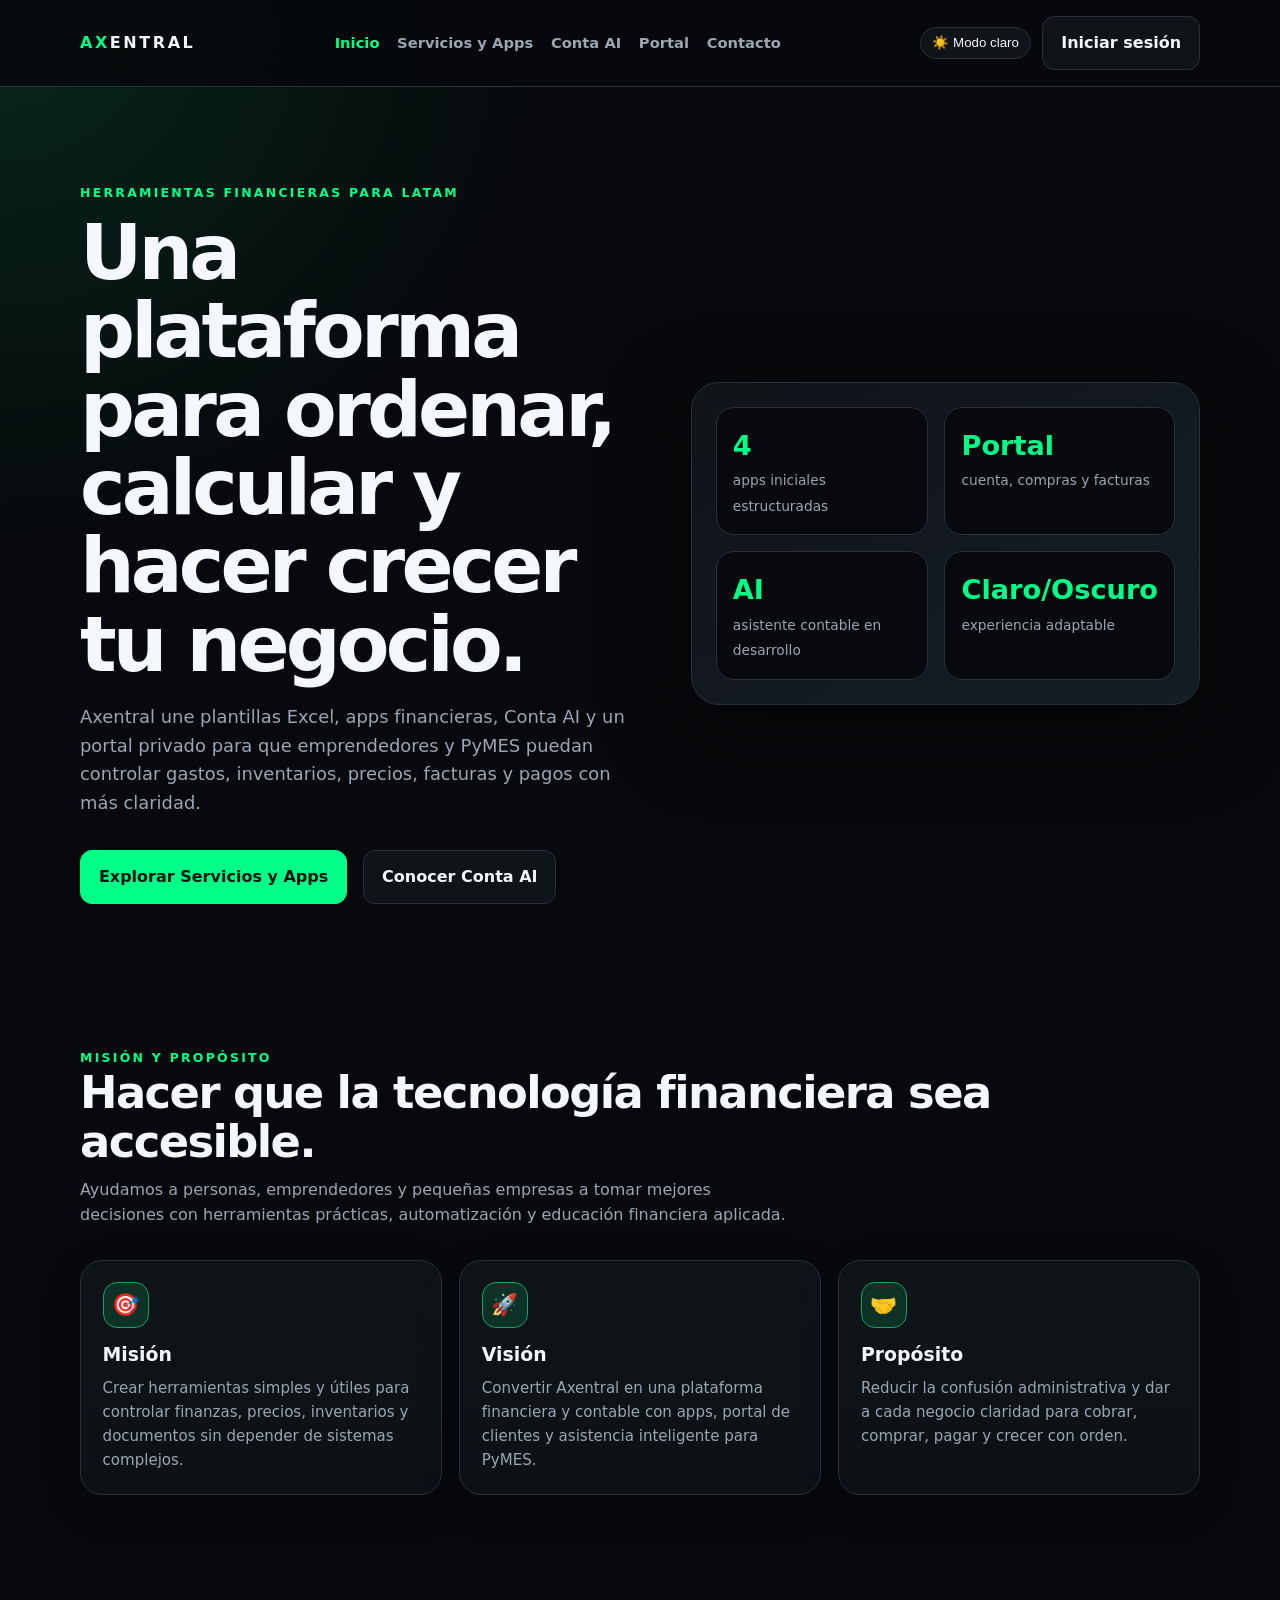
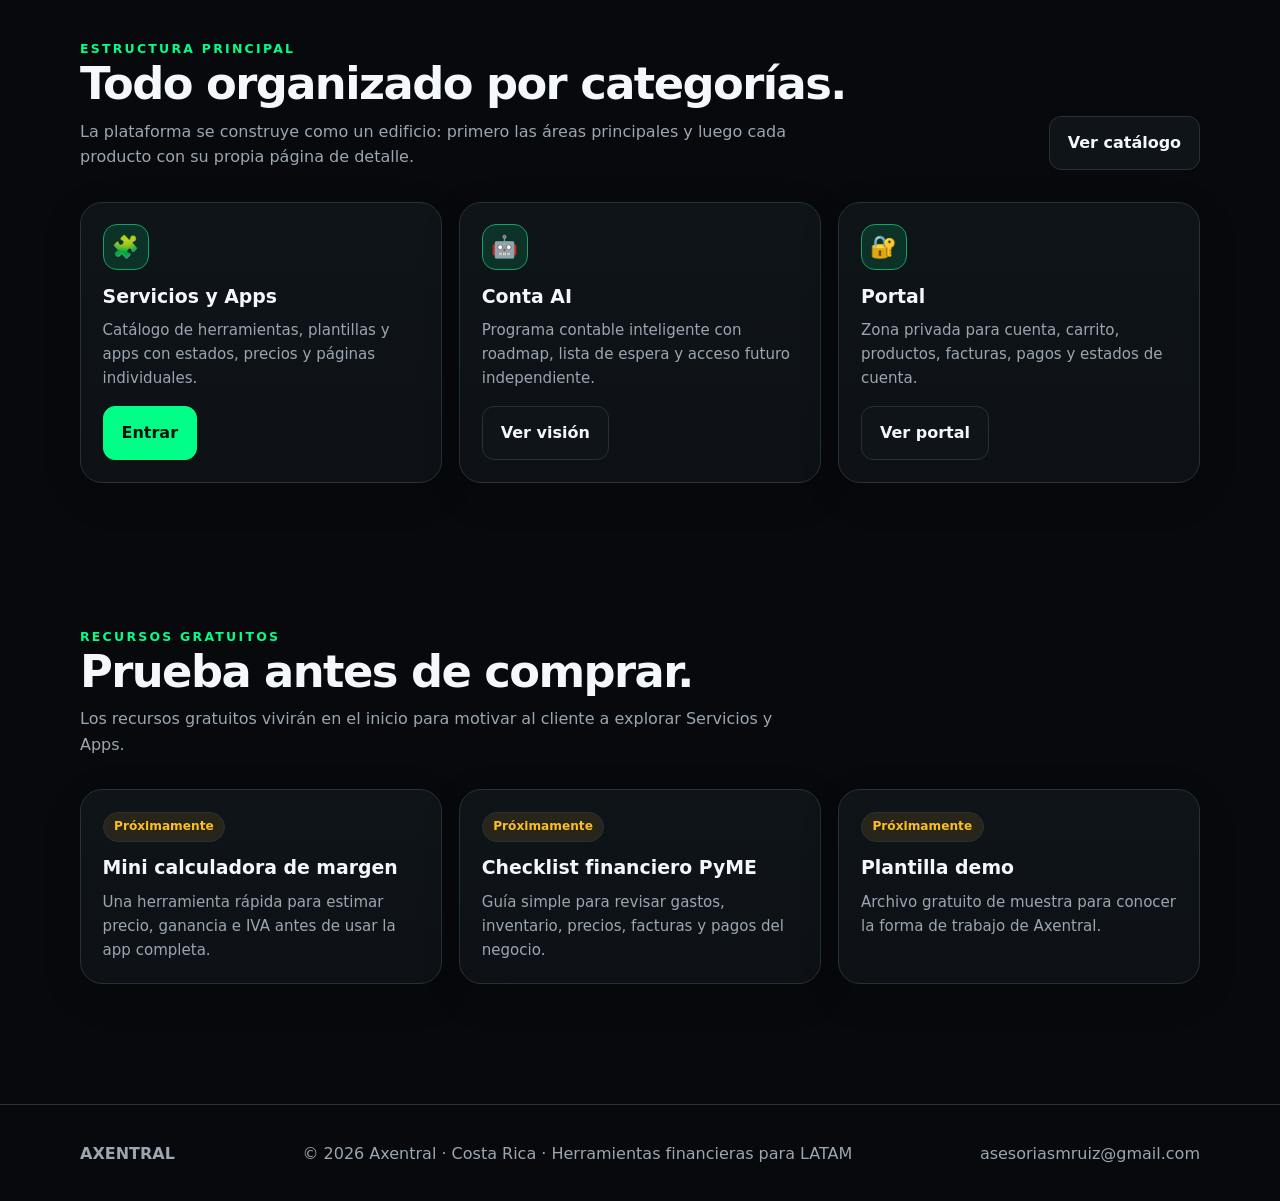
<file: index.html>
<!DOCTYPE html>
<html lang="es">
<head>
  <meta charset="UTF-8">
  <meta name="viewport" content="width=device-width, initial-scale=1.0">
  <meta name="description" content="Axentral centraliza plantillas Excel, apps financieras, Conta AI y un portal para emprendedores y PyMES de LATAM.">
  <title>Axentral — Plataforma financiera y contable para LATAM</title>
  <link rel="stylesheet" href="/assets/css/styles.css">
</head>
<body>
<header class="site-header"><div class="container nav"><a class="logo" href="/">AX<span>ENTRAL</span></a><ul class="nav-links"><li><a class="active" href="/">Inicio</a></li><li><a href="/servicios-y-apps/">Servicios y Apps</a></li><li><a href="/conta-ai/">Conta AI</a></li><li><a href="/portal/">Portal</a></li><li><a href="/contacto/">Contacto</a></li></ul><div class="nav-actions"><button class="theme-toggle" data-theme-toggle>☀️ Modo claro</button><a class="btn btn-secondary" href="/portal/">Iniciar sesión</a></div></div></header>
<main>
  <section class="hero"><div class="container hero-grid"><div><div class="eyebrow">Herramientas financieras para LATAM</div><h1>Una plataforma para ordenar, calcular y hacer crecer tu negocio.</h1><p>Axentral une plantillas Excel, apps financieras, Conta AI y un portal privado para que emprendedores y PyMES puedan controlar gastos, inventarios, precios, facturas y pagos con más claridad.</p><div class="hero-actions"><a class="btn btn-primary" href="/servicios-y-apps/">Explorar Servicios y Apps</a><a class="btn btn-secondary" href="/conta-ai/">Conocer Conta AI</a></div></div><aside class="hero-panel"><div class="metric-grid"><div class="metric"><strong>4</strong><span>apps iniciales estructuradas</span></div><div class="metric"><strong>Portal</strong><span>cuenta, compras y facturas</span></div><div class="metric"><strong>AI</strong><span>asistente contable en desarrollo</span></div><div class="metric"><strong>Claro/Oscuro</strong><span>experiencia adaptable</span></div></div></aside></div></section>
  <section class="section"><div class="container"><div class="section-head"><div><div class="eyebrow">Misión y propósito</div><h2>Hacer que la tecnología financiera sea accesible.</h2><p>Ayudamos a personas, emprendedores y pequeñas empresas a tomar mejores decisiones con herramientas prácticas, automatización y educación financiera aplicada.</p></div></div><div class="grid"><article class="card"><div class="icon">🎯</div><h3>Misión</h3><p>Crear herramientas simples y útiles para controlar finanzas, precios, inventarios y documentos sin depender de sistemas complejos.</p></article><article class="card"><div class="icon">🚀</div><h3>Visión</h3><p>Convertir Axentral en una plataforma financiera y contable con apps, portal de clientes y asistencia inteligente para PyMES.</p></article><article class="card"><div class="icon">🤝</div><h3>Propósito</h3><p>Reducir la confusión administrativa y dar a cada negocio claridad para cobrar, comprar, pagar y crecer con orden.</p></article></div></div></section>
  <section class="section"><div class="container"><div class="section-head"><div><div class="eyebrow">Estructura principal</div><h2>Todo organizado por categorías.</h2><p>La plataforma se construye como un edificio: primero las áreas principales y luego cada producto con su propia página de detalle.</p></div><a class="btn btn-secondary" href="/servicios-y-apps/">Ver catálogo</a></div><div class="grid"><article class="card"><div class="icon">🧩</div><h3>Servicios y Apps</h3><p>Catálogo de herramientas, plantillas y apps con estados, precios y páginas individuales.</p><div class="card-actions"><a class="btn btn-primary" href="/servicios-y-apps/">Entrar</a></div></article><article class="card"><div class="icon">🤖</div><h3>Conta AI</h3><p>Programa contable inteligente con roadmap, lista de espera y acceso futuro independiente.</p><div class="card-actions"><a class="btn btn-secondary" href="/conta-ai/">Ver visión</a></div></article><article class="card"><div class="icon">🔐</div><h3>Portal</h3><p>Zona privada para cuenta, carrito, productos, facturas, pagos y estados de cuenta.</p><div class="card-actions"><a class="btn btn-secondary" href="/portal/">Ver portal</a></div></article></div></div></section>
  <section class="section"><div class="container"><div class="section-head"><div><div class="eyebrow">Recursos gratuitos</div><h2>Prueba antes de comprar.</h2><p>Los recursos gratuitos vivirán en el inicio para motivar al cliente a explorar Servicios y Apps.</p></div></div><div class="grid"><article class="card"><span class="status soon">Próximamente</span><h3>Mini calculadora de margen</h3><p>Una herramienta rápida para estimar precio, ganancia e IVA antes de usar la app completa.</p></article><article class="card"><span class="status soon">Próximamente</span><h3>Checklist financiero PyME</h3><p>Guía simple para revisar gastos, inventario, precios, facturas y pagos del negocio.</p></article><article class="card"><span class="status soon">Próximamente</span><h3>Plantilla demo</h3><p>Archivo gratuito de muestra para conocer la forma de trabajo de Axentral.</p></article></div></div></section>
</main>
<footer class="footer"><div class="container footer-grid"><strong>AXENTRAL</strong><span>© 2026 Axentral · Costa Rica · Herramientas financieras para LATAM</span><a href="mailto:asesoriasmruiz@gmail.com">asesoriasmruiz@gmail.com</a></div></footer>
<script src="/assets/js/main.js"></script>
</body>
</html>
</file>
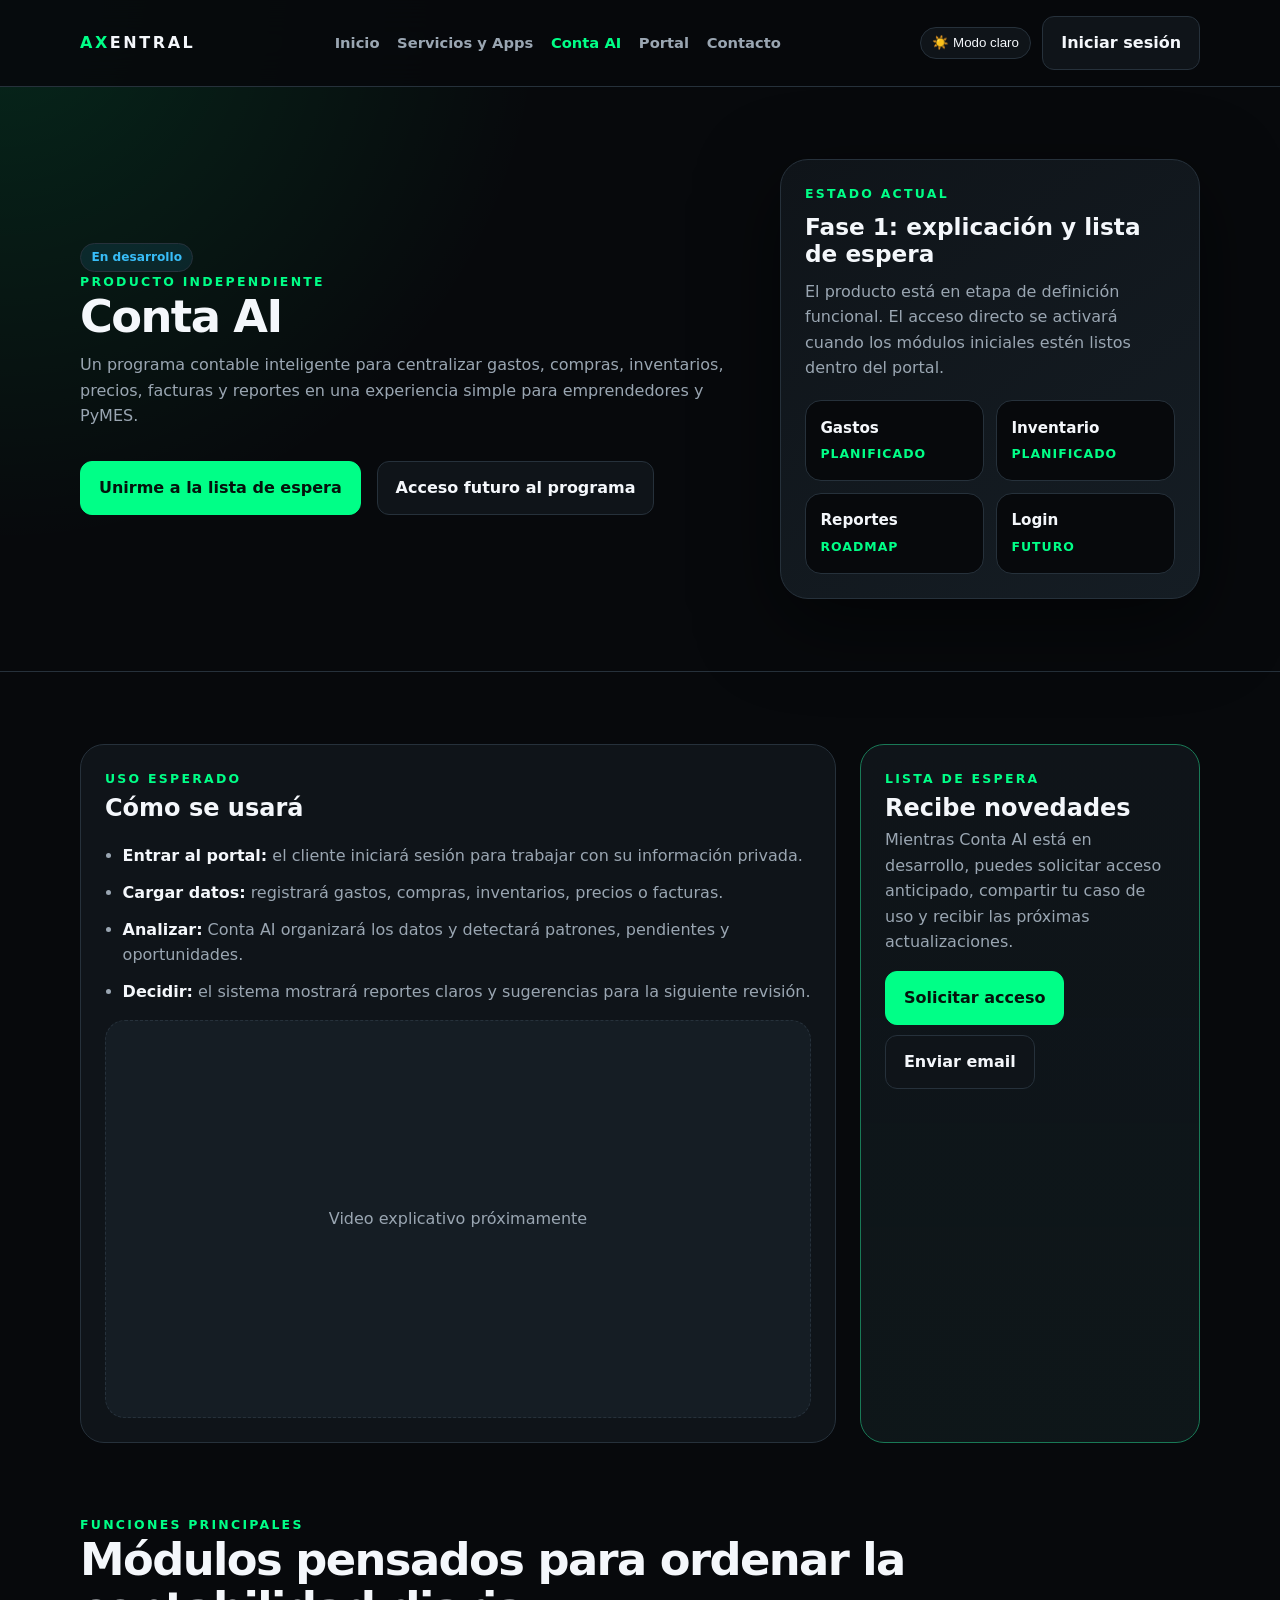
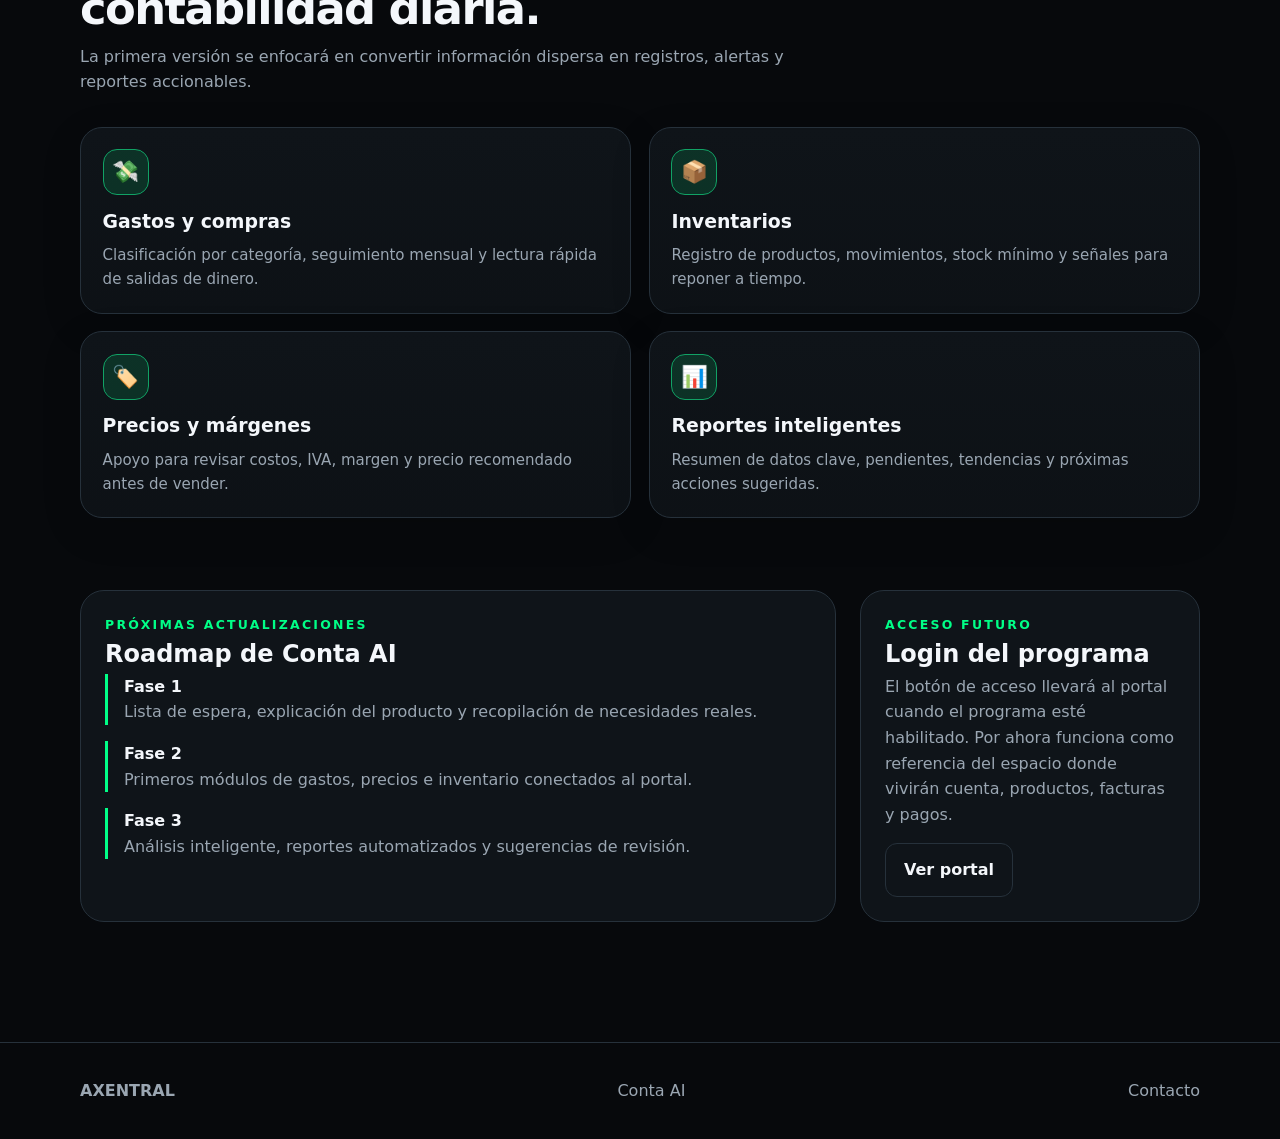
<file: conta-ai/index.html>
<!DOCTYPE html>
<html lang="es">
<head>
  <meta charset="UTF-8">
  <meta name="viewport" content="width=device-width, initial-scale=1.0">
  <meta name="description" content="Conta AI será el programa contable inteligente de Axentral para ordenar gastos, inventarios, precios, facturas y reportes de PyMES.">
  <title>Conta AI — Axentral</title>
  <link rel="stylesheet" href="/assets/css/styles.css">
</head>
<body>
  <header class="site-header">
    <div class="container nav">
      <a class="logo" href="/">AX<span>ENTRAL</span></a>
      <ul class="nav-links">
        <li><a href="/">Inicio</a></li>
        <li><a href="/servicios-y-apps/">Servicios y Apps</a></li>
        <li><a class="active" href="/conta-ai/">Conta AI</a></li>
        <li><a href="/portal/">Portal</a></li>
        <li><a href="/contacto/">Contacto</a></li>
      </ul>
      <div class="nav-actions">
        <button class="theme-toggle" data-theme-toggle>☀️ Modo claro</button>
        <a class="btn btn-secondary" href="/portal/">Iniciar sesión</a>
      </div>
    </div>
  </header>

  <main>
    <section class="page-title conta-hero">
      <div class="container hero-grid">
        <div>
          <span class="status progress">En desarrollo</span>
          <div class="eyebrow">Producto independiente</div>
          <h1>Conta AI</h1>
          <p>Un programa contable inteligente para centralizar gastos, compras, inventarios, precios, facturas y reportes en una experiencia simple para emprendedores y PyMES.</p>
          <div class="hero-actions">
            <a class="btn btn-primary" href="/contacto/">Unirme a la lista de espera</a>
            <a class="btn btn-secondary" href="/portal/">Acceso futuro al programa</a>
          </div>
        </div>
        <aside class="hero-panel conta-status-panel" aria-label="Estado actual de Conta AI">
          <div class="eyebrow">Estado actual</div>
          <h2>Fase 1: explicación y lista de espera</h2>
          <p class="muted">El producto está en etapa de definición funcional. El acceso directo se activará cuando los módulos iniciales estén listos dentro del portal.</p>
          <div class="status-grid">
            <div><strong>Gastos</strong><span>Planificado</span></div>
            <div><strong>Inventario</strong><span>Planificado</span></div>
            <div><strong>Reportes</strong><span>Roadmap</span></div>
            <div><strong>Login</strong><span>Futuro</span></div>
          </div>
        </aside>
      </div>
    </section>

    <section class="section">
      <div class="container detail-layout">
        <article class="panel">
          <div class="eyebrow">Uso esperado</div>
          <h2>Cómo se usará</h2>
          <ul class="list feature-list">
            <li><strong>Entrar al portal:</strong> el cliente iniciará sesión para trabajar con su información privada.</li>
            <li><strong>Cargar datos:</strong> registrará gastos, compras, inventarios, precios o facturas.</li>
            <li><strong>Analizar:</strong> Conta AI organizará los datos y detectará patrones, pendientes y oportunidades.</li>
            <li><strong>Decidir:</strong> el sistema mostrará reportes claros y sugerencias para la siguiente revisión.</li>
          </ul>
          <div class="video-placeholder">Video explicativo próximamente</div>
        </article>

        <aside class="panel waitlist-card">
          <div class="eyebrow">Lista de espera</div>
          <h2>Recibe novedades</h2>
          <p class="muted">Mientras Conta AI está en desarrollo, puedes solicitar acceso anticipado, compartir tu caso de uso y recibir las próximas actualizaciones.</p>
          <div class="card-actions">
            <a class="btn btn-primary" href="/contacto/">Solicitar acceso</a>
            <a class="btn btn-secondary" href="mailto:asesoriasmruiz@gmail.com?subject=Lista%20de%20espera%20Conta%20AI">Enviar email</a>
          </div>
        </aside>
      </div>
    </section>

    <section class="section" style="padding-top:0">
      <div class="container">
        <div class="section-head">
          <div>
            <div class="eyebrow">Funciones principales</div>
            <h2>Módulos pensados para ordenar la contabilidad diaria.</h2>
            <p>La primera versión se enfocará en convertir información dispersa en registros, alertas y reportes accionables.</p>
          </div>
        </div>
        <div class="grid two">
          <article class="card"><div class="icon">💸</div><h3>Gastos y compras</h3><p>Clasificación por categoría, seguimiento mensual y lectura rápida de salidas de dinero.</p></article>
          <article class="card"><div class="icon">📦</div><h3>Inventarios</h3><p>Registro de productos, movimientos, stock mínimo y señales para reponer a tiempo.</p></article>
          <article class="card"><div class="icon">🏷️</div><h3>Precios y márgenes</h3><p>Apoyo para revisar costos, IVA, margen y precio recomendado antes de vender.</p></article>
          <article class="card"><div class="icon">📊</div><h3>Reportes inteligentes</h3><p>Resumen de datos clave, pendientes, tendencias y próximas acciones sugeridas.</p></article>
        </div>
      </div>
    </section>

    <section class="section" style="padding-top:0">
      <div class="container detail-layout">
        <article class="panel">
          <div class="eyebrow">Próximas actualizaciones</div>
          <h2>Roadmap de Conta AI</h2>
          <div class="timeline">
            <div class="timeline-item"><strong>Fase 1</strong><p class="muted">Lista de espera, explicación del producto y recopilación de necesidades reales.</p></div>
            <div class="timeline-item"><strong>Fase 2</strong><p class="muted">Primeros módulos de gastos, precios e inventario conectados al portal.</p></div>
            <div class="timeline-item"><strong>Fase 3</strong><p class="muted">Análisis inteligente, reportes automatizados y sugerencias de revisión.</p></div>
          </div>
        </article>
        <aside class="panel">
          <div class="eyebrow">Acceso futuro</div>
          <h2>Login del programa</h2>
          <p class="muted">El botón de acceso llevará al portal cuando el programa esté habilitado. Por ahora funciona como referencia del espacio donde vivirán cuenta, productos, facturas y pagos.</p>
          <div class="card-actions"><a class="btn btn-secondary" href="/portal/">Ver portal</a></div>
        </aside>
      </div>
    </section>
  </main>

  <footer class="footer">
    <div class="container footer-grid"><strong>AXENTRAL</strong><span>Conta AI</span><a href="/contacto/">Contacto</a></div>
  </footer>
  <script src="/assets/js/main.js"></script>
</body>
</html>
</file>
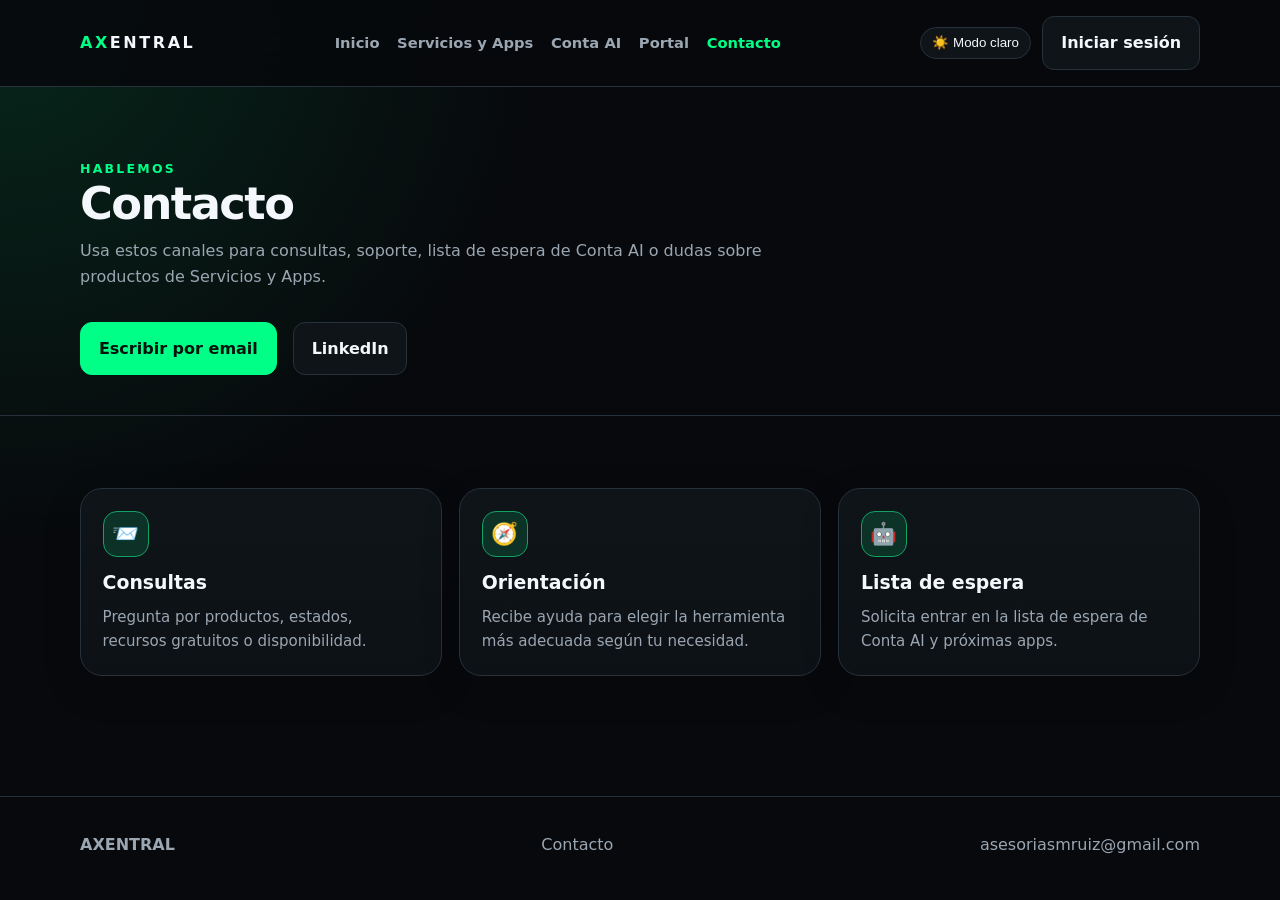
<file: contacto/index.html>
<!DOCTYPE html><html lang="es"><head><meta charset="UTF-8"><meta name="viewport" content="width=device-width, initial-scale=1.0"><meta name="description" content="Contacto Axentral para soporte, consultas y lista de espera."><title>Contacto — Axentral</title><link rel="stylesheet" href="/assets/css/styles.css"></head><body><header class="site-header"><div class="container nav"><a class="logo" href="/">AX<span>ENTRAL</span></a><ul class="nav-links"><li><a href="/">Inicio</a></li><li><a href="/servicios-y-apps/">Servicios y Apps</a></li><li><a href="/conta-ai/">Conta AI</a></li><li><a href="/portal/">Portal</a></li><li><a class="active" href="/contacto/">Contacto</a></li></ul><div class="nav-actions"><button class="theme-toggle" data-theme-toggle>☀️ Modo claro</button><a class="btn btn-secondary" href="/portal/">Iniciar sesión</a></div></div></header><main><section class="page-title"><div class="container"><div class="eyebrow">Hablemos</div><h1>Contacto</h1><p>Usa estos canales para consultas, soporte, lista de espera de Conta AI o dudas sobre productos de Servicios y Apps.</p><div class="hero-actions"><a class="btn btn-primary" href="mailto:asesoriasmruiz@gmail.com">Escribir por email</a><a class="btn btn-secondary" href="https://linkedin.com/in/mabelyn-ruiz-329bb279/" target="_blank" rel="noreferrer">LinkedIn</a></div></div></section><section class="section"><div class="container grid"><article class="card"><div class="icon">📨</div><h3>Consultas</h3><p>Pregunta por productos, estados, recursos gratuitos o disponibilidad.</p></article><article class="card"><div class="icon">🧭</div><h3>Orientación</h3><p>Recibe ayuda para elegir la herramienta más adecuada según tu necesidad.</p></article><article class="card"><div class="icon">🤖</div><h3>Lista de espera</h3><p>Solicita entrar en la lista de espera de Conta AI y próximas apps.</p></article></div></section></main><footer class="footer"><div class="container footer-grid"><strong>AXENTRAL</strong><span>Contacto</span><a href="mailto:asesoriasmruiz@gmail.com">asesoriasmruiz@gmail.com</a></div></footer><script src="/assets/js/main.js"></script></body></html>
</file>
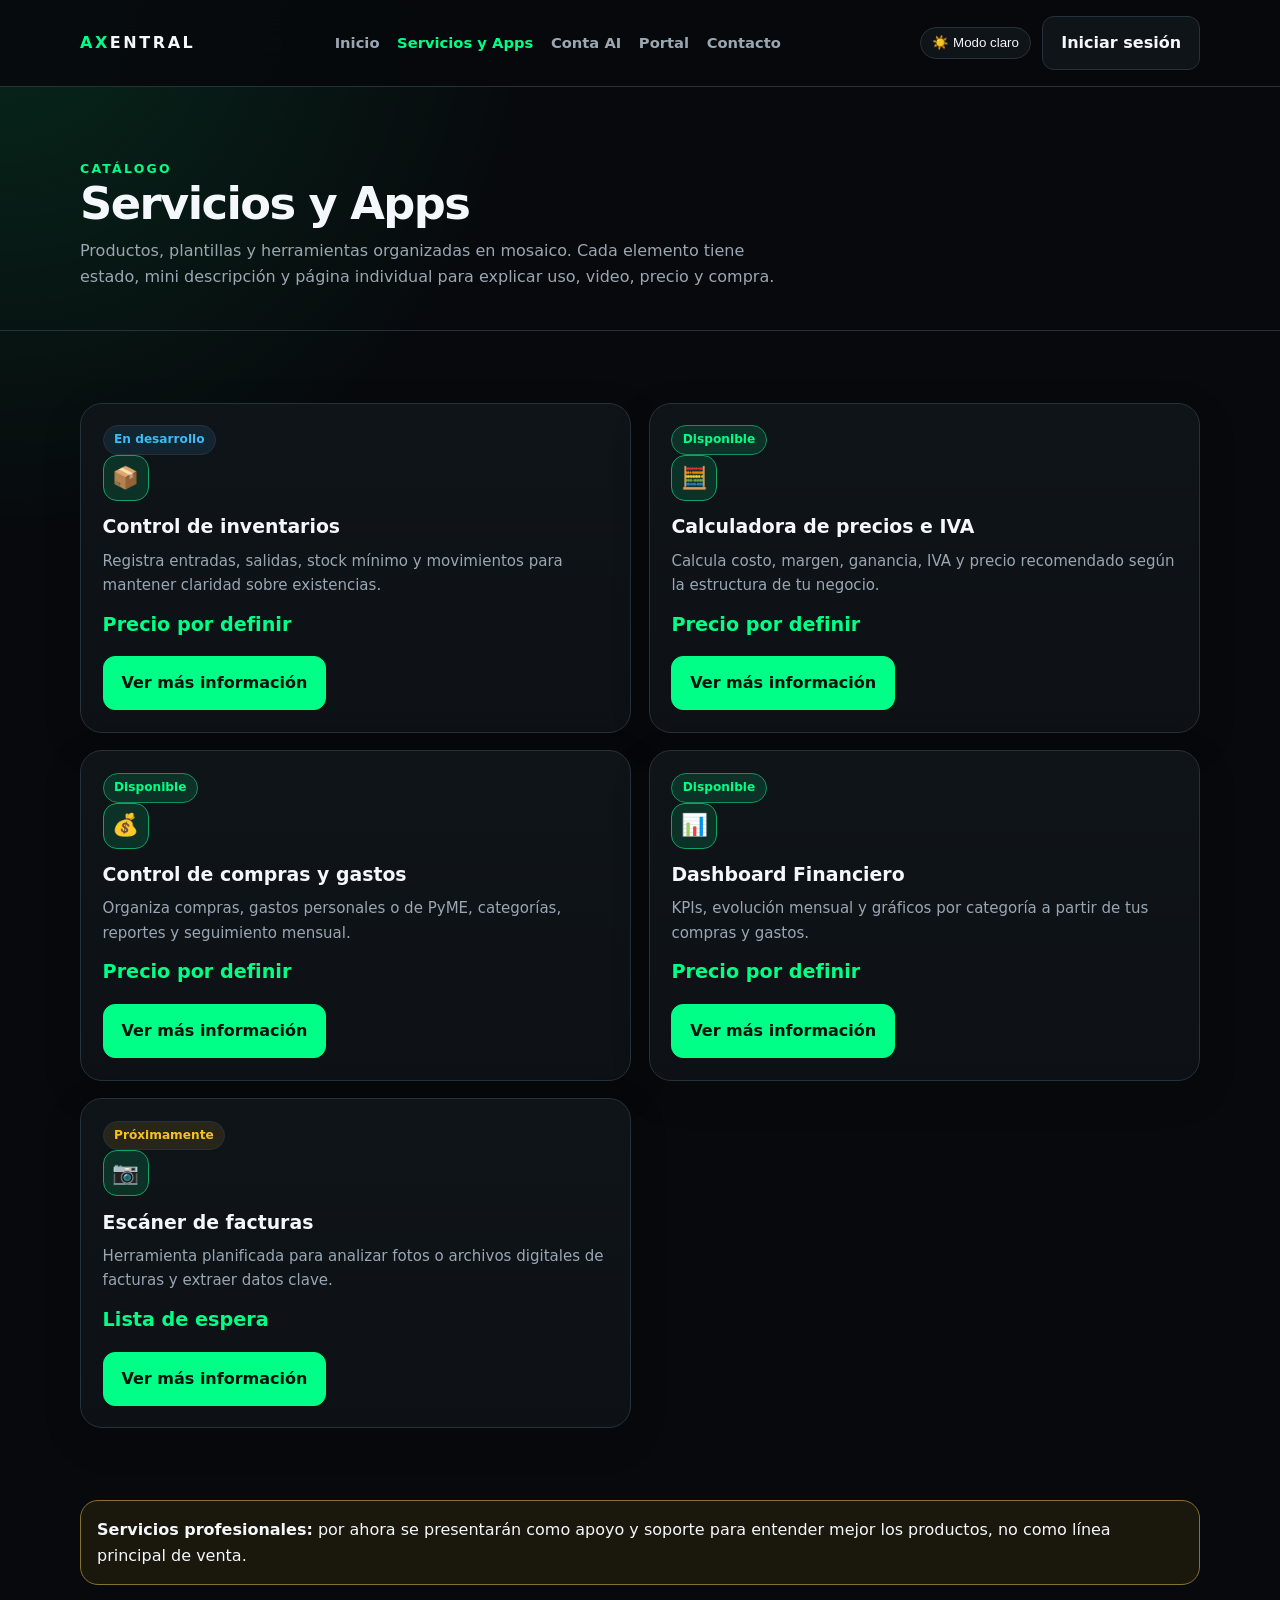
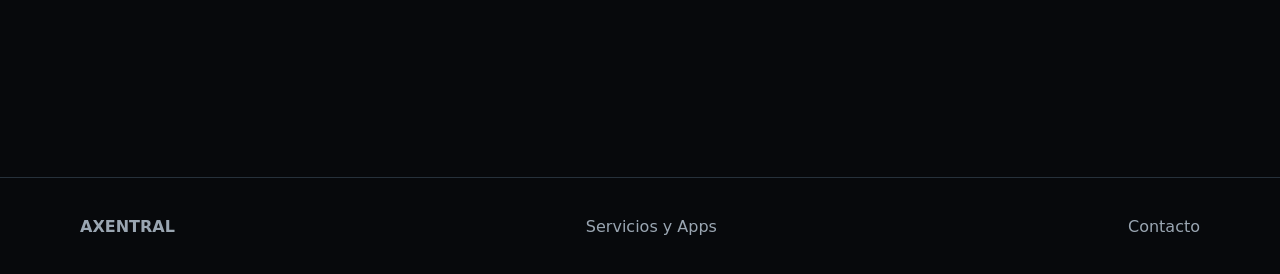
<file: servicios-y-apps/index.html>
<!DOCTYPE html><html lang="es"><head><meta charset="UTF-8"><meta name="viewport" content="width=device-width, initial-scale=1.0"><meta name="description" content="Catálogo de Servicios y Apps de Axentral: inventarios, calculadora de precios, control de gastos y escáner de facturas."><title>Servicios y Apps — Axentral</title><link rel="stylesheet" href="/assets/css/styles.css"></head><body><header class="site-header"><div class="container nav"><a class="logo" href="/">AX<span>ENTRAL</span></a><ul class="nav-links"><li><a href="/">Inicio</a></li><li><a class="active" href="/servicios-y-apps/">Servicios y Apps</a></li><li><a href="/conta-ai/">Conta AI</a></li><li><a href="/portal/">Portal</a></li><li><a href="/contacto/">Contacto</a></li></ul><div class="nav-actions"><button class="theme-toggle" data-theme-toggle>☀️ Modo claro</button><a class="btn btn-secondary" href="/portal/">Iniciar sesión</a></div></div></header><main><section class="page-title"><div class="container"><div class="eyebrow">Catálogo</div><h1>Servicios y Apps</h1><p>Productos, plantillas y herramientas organizadas en mosaico. Cada elemento tiene estado, mini descripción y página individual para explicar uso, video, precio y compra.</p></div></section><section class="section"><div class="container"><div class="grid two"><article class="card"><span class="status progress">En desarrollo</span><div class="icon">📦</div><h3>Control de inventarios</h3><p>Registra entradas, salidas, stock mínimo y movimientos para mantener claridad sobre existencias.</p><div class="price">Precio por definir</div><div class="card-actions"><a class="btn btn-primary" href="/servicios-y-apps/control-inventarios.html">Ver más información</a></div></article><article class="card"><span class="status available">Disponible</span><div class="icon">🧮</div><h3>Calculadora de precios e IVA</h3><p>Calcula costo, margen, ganancia, IVA y precio recomendado según la estructura de tu negocio.</p><div class="price">Precio por definir</div><div class="card-actions"><a class="btn btn-primary" href="/servicios-y-apps/calculadora-precios-iva.html">Ver más información</a></div></article><article class="card"><span class="status available">Disponible</span><div class="icon">💰</div><h3>Control de compras y gastos</h3><p>Organiza compras, gastos personales o de PyME, categorías, reportes y seguimiento mensual.</p><div class="price">Precio por definir</div><div class="card-actions"><a class="btn btn-primary" href="/servicios-y-apps/control-compras-gastos.html">Ver más información</a></div></article><article class="card"><span class="status available">Disponible</span><div class="icon">📊</div><h3>Dashboard Financiero</h3><p>KPIs, evolución mensual y gráficos por categoría a partir de tus compras y gastos.</p><div class="price">Precio por definir</div><div class="card-actions"><a class="btn btn-primary" href="/servicios-y-apps/dashboard-financiero.html">Ver más información</a></div></article><article class="card"><span class="status soon">Próximamente</span><div class="icon">📷</div><h3>Escáner de facturas</h3><p>Herramienta planificada para analizar fotos o archivos digitales de facturas y extraer datos clave.</p><div class="price">Lista de espera</div><div class="card-actions"><a class="btn btn-primary" href="/servicios-y-apps/escaner-facturas.html">Ver más información</a></div></article></div><div class="section"><div class="notice"><strong>Servicios profesionales:</strong> por ahora se presentarán como apoyo y soporte para entender mejor los productos, no como línea principal de venta.</div></div></div></section></main><footer class="footer"><div class="container footer-grid"><strong>AXENTRAL</strong><span>Servicios y Apps</span><a href="/contacto/">Contacto</a></div></footer><script src="/assets/js/main.js"></script></body></html>
</file>
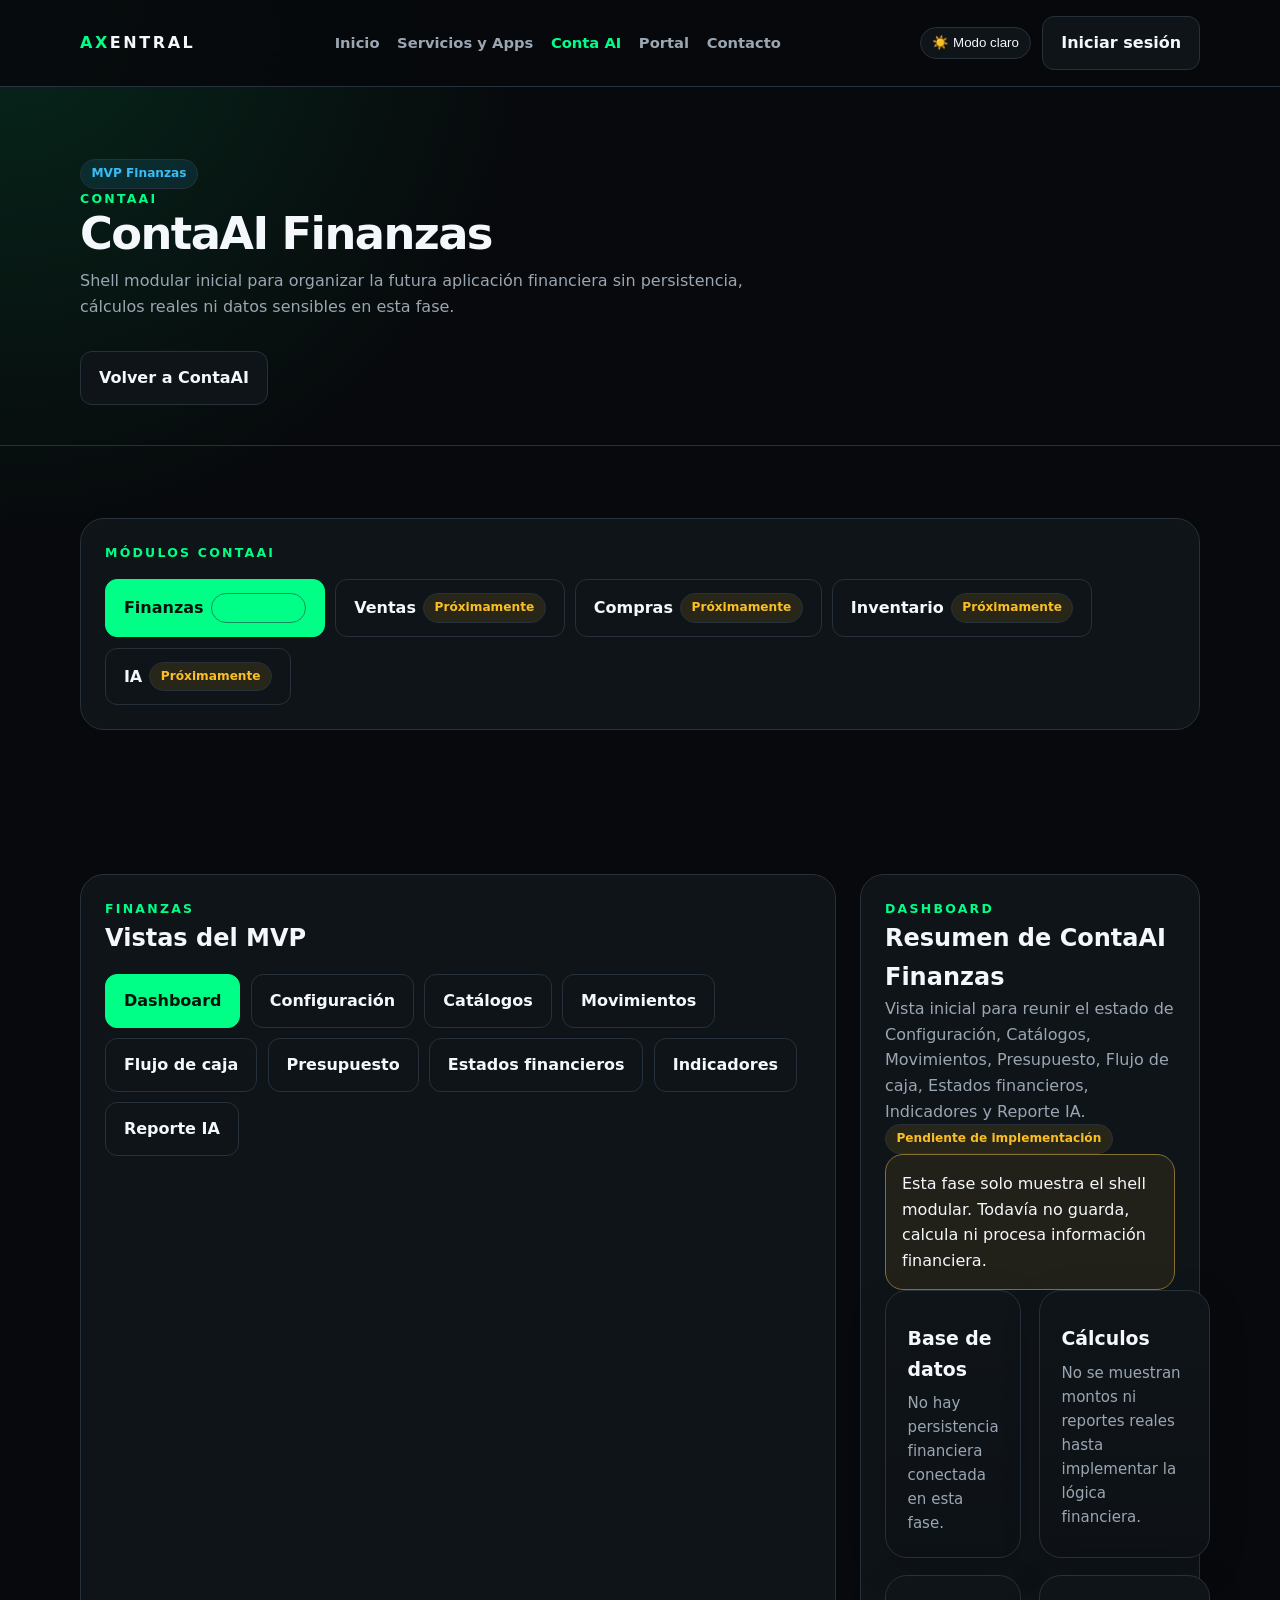
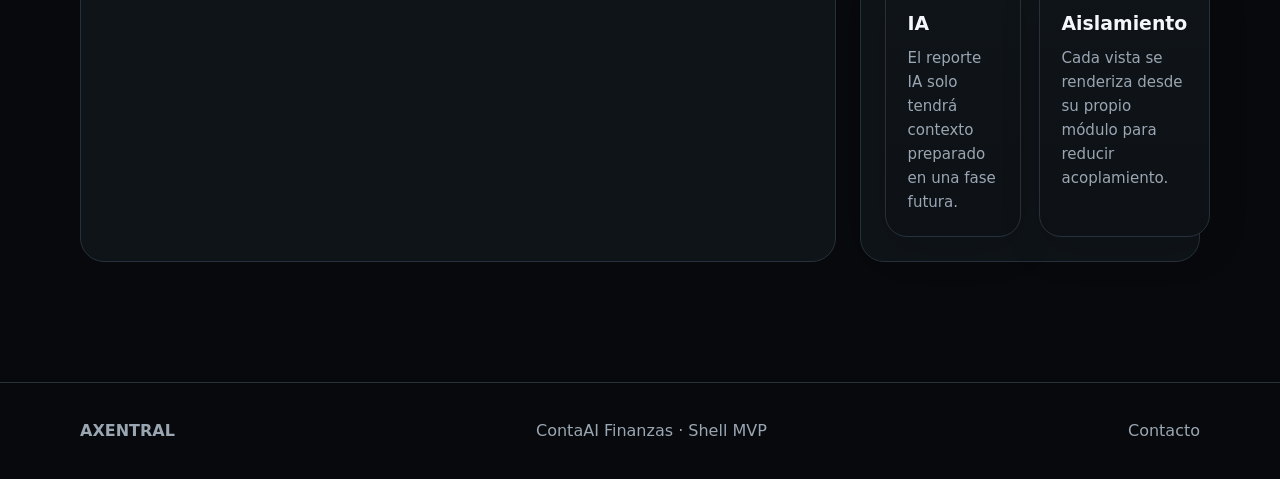
<file: conta-ai/finanzas/index.html>
<!DOCTYPE html>
<html lang="es">
<head>
  <meta charset="UTF-8">
  <meta name="viewport" content="width=device-width, initial-scale=1.0">
  <meta name="description" content="Shell modular del MVP ContaAI Finanzas de Axentral.">
  <title>ContaAI Finanzas — Axentral</title>
  <link rel="stylesheet" href="/assets/css/styles.css">
</head>
<body>
  <div id="contaAiApp" data-conta-ai-app></div>
  <script src="/assets/js/main.js"></script>
  <script type="module" src="/assets/js/conta-ai/app.js"></script>
</body>
</html>
</file>
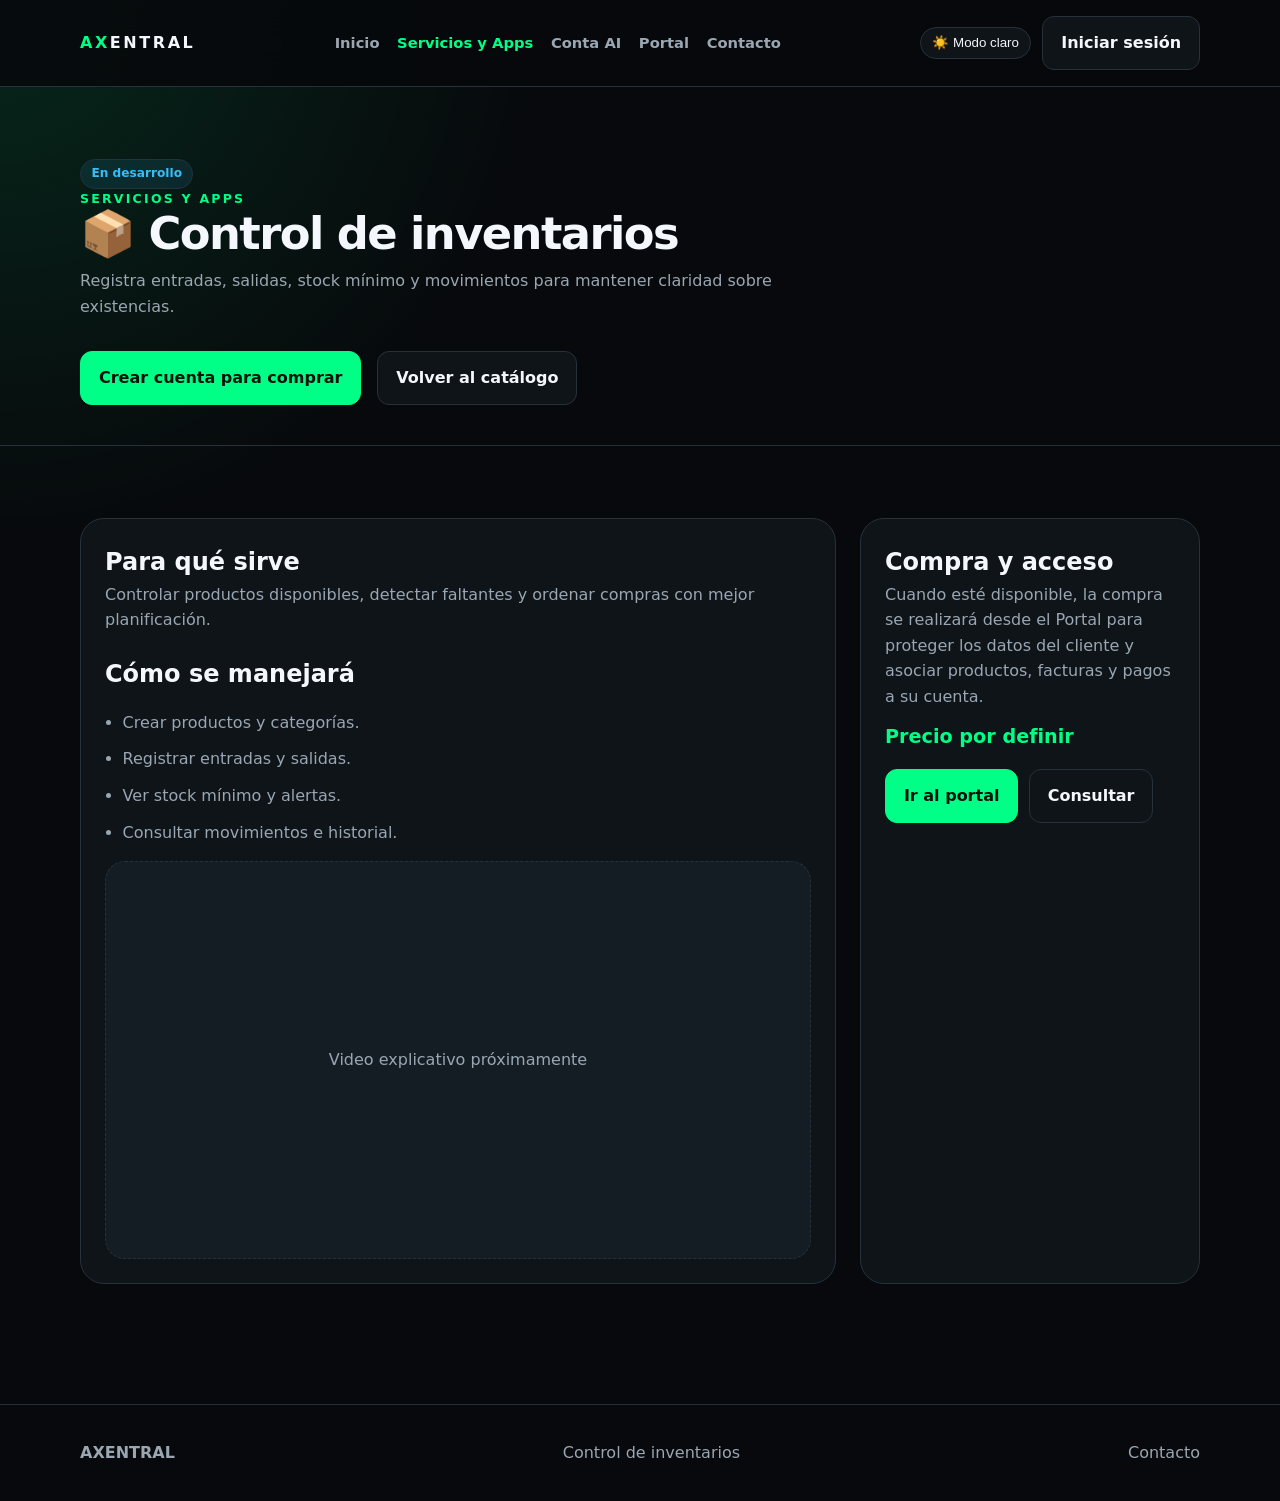
<file: servicios-y-apps/control-inventarios.html>
<!DOCTYPE html><html lang="es"><head><meta charset="UTF-8"><meta name="viewport" content="width=device-width, initial-scale=1.0"><meta name="description" content="Control de inventarios de Axentral."><title>Control de inventarios — Axentral</title><link rel="stylesheet" href="/assets/css/styles.css"></head><body><header class="site-header"><div class="container nav"><a class="logo" href="/">AX<span>ENTRAL</span></a><ul class="nav-links"><li><a href="/">Inicio</a></li><li><a class="active" href="/servicios-y-apps/">Servicios y Apps</a></li><li><a href="/conta-ai/">Conta AI</a></li><li><a href="/portal/">Portal</a></li><li><a href="/contacto/">Contacto</a></li></ul><div class="nav-actions"><button class="theme-toggle" data-theme-toggle>☀️ Modo claro</button><a class="btn btn-secondary" href="/portal/">Iniciar sesión</a></div></div></header><main><section class="page-title"><div class="container"><span class="status progress">En desarrollo</span><div class="eyebrow">Servicios y Apps</div><h1>📦 Control de inventarios</h1><p>Registra entradas, salidas, stock mínimo y movimientos para mantener claridad sobre existencias.</p><div class="hero-actions"><a class="btn btn-primary" href="/portal/">Crear cuenta para comprar</a><a class="btn btn-secondary" href="/servicios-y-apps/">Volver al catálogo</a></div></div></section><section class="section"><div class="container detail-layout"><article class="panel"><h2>Para qué sirve</h2><p class="muted">Controlar productos disponibles, detectar faltantes y ordenar compras con mejor planificación.</p><h2 style="margin-top:1.4rem">Cómo se manejará</h2><ul class="list"><li>Crear productos y categorías.</li><li>Registrar entradas y salidas.</li><li>Ver stock mínimo y alertas.</li><li>Consultar movimientos e historial.</li></ul><div class="video-placeholder">Video explicativo próximamente</div></article><aside class="panel"><h2>Compra y acceso</h2><p class="muted">Cuando esté disponible, la compra se realizará desde el Portal para proteger los datos del cliente y asociar productos, facturas y pagos a su cuenta.</p><div class="price">Precio por definir</div><div class="card-actions"><a class="btn btn-primary" href="/portal/">Ir al portal</a><a class="btn btn-secondary" href="/contacto/">Consultar</a></div></aside></div></section></main><footer class="footer"><div class="container footer-grid"><strong>AXENTRAL</strong><span>Control de inventarios</span><a href="/contacto/">Contacto</a></div></footer><script src="/assets/js/main.js"></script></body></html>
</file>
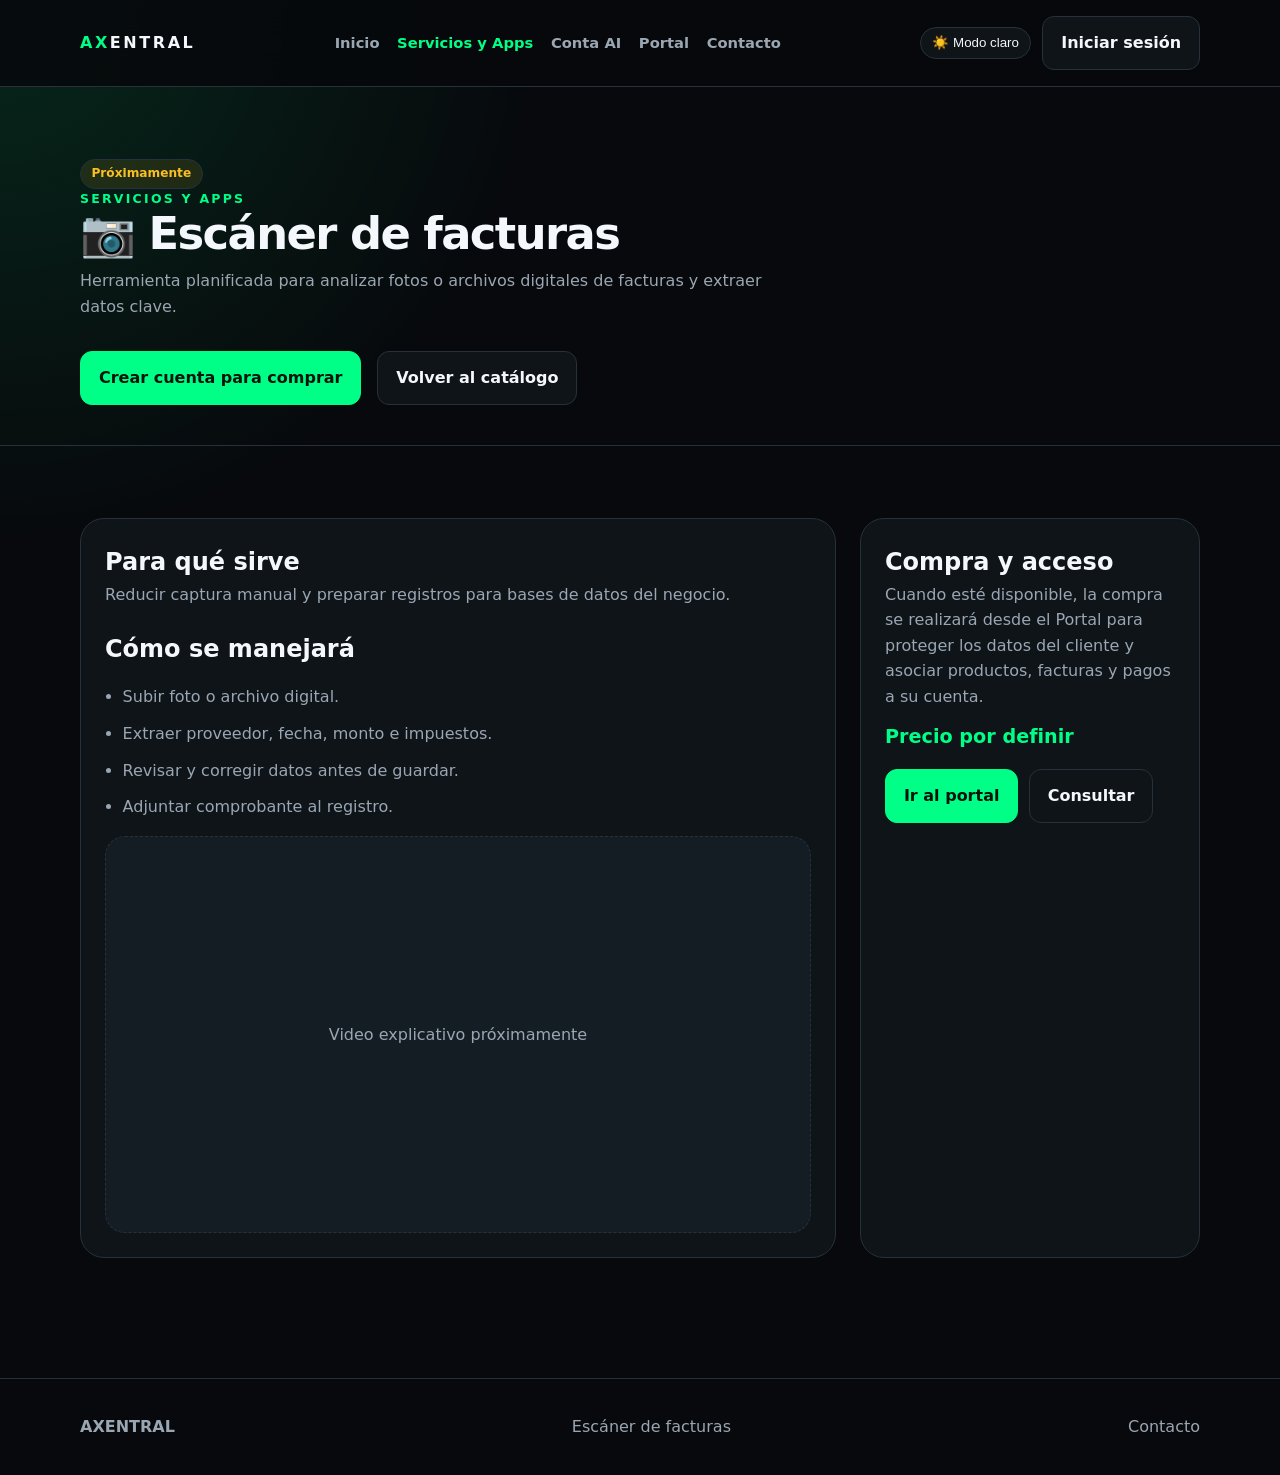
<file: servicios-y-apps/escaner-facturas.html>
<!DOCTYPE html><html lang="es"><head><meta charset="UTF-8"><meta name="viewport" content="width=device-width, initial-scale=1.0"><meta name="description" content="Escáner de facturas de Axentral."><title>Escáner de facturas — Axentral</title><link rel="stylesheet" href="/assets/css/styles.css"></head><body><header class="site-header"><div class="container nav"><a class="logo" href="/">AX<span>ENTRAL</span></a><ul class="nav-links"><li><a href="/">Inicio</a></li><li><a class="active" href="/servicios-y-apps/">Servicios y Apps</a></li><li><a href="/conta-ai/">Conta AI</a></li><li><a href="/portal/">Portal</a></li><li><a href="/contacto/">Contacto</a></li></ul><div class="nav-actions"><button class="theme-toggle" data-theme-toggle>☀️ Modo claro</button><a class="btn btn-secondary" href="/portal/">Iniciar sesión</a></div></div></header><main><section class="page-title"><div class="container"><span class="status soon">Próximamente</span><div class="eyebrow">Servicios y Apps</div><h1>📷 Escáner de facturas</h1><p>Herramienta planificada para analizar fotos o archivos digitales de facturas y extraer datos clave.</p><div class="hero-actions"><a class="btn btn-primary" href="/portal/">Crear cuenta para comprar</a><a class="btn btn-secondary" href="/servicios-y-apps/">Volver al catálogo</a></div></div></section><section class="section"><div class="container detail-layout"><article class="panel"><h2>Para qué sirve</h2><p class="muted">Reducir captura manual y preparar registros para bases de datos del negocio.</p><h2 style="margin-top:1.4rem">Cómo se manejará</h2><ul class="list"><li>Subir foto o archivo digital.</li><li>Extraer proveedor, fecha, monto e impuestos.</li><li>Revisar y corregir datos antes de guardar.</li><li>Adjuntar comprobante al registro.</li></ul><div class="video-placeholder">Video explicativo próximamente</div></article><aside class="panel"><h2>Compra y acceso</h2><p class="muted">Cuando esté disponible, la compra se realizará desde el Portal para proteger los datos del cliente y asociar productos, facturas y pagos a su cuenta.</p><div class="price">Precio por definir</div><div class="card-actions"><a class="btn btn-primary" href="/portal/">Ir al portal</a><a class="btn btn-secondary" href="/contacto/">Consultar</a></div></aside></div></section></main><footer class="footer"><div class="container footer-grid"><strong>AXENTRAL</strong><span>Escáner de facturas</span><a href="/contacto/">Contacto</a></div></footer><script src="/assets/js/main.js"></script></body></html>
</file>
<file: assets/css/styles.css>
*{margin:0;padding:0;box-sizing:border-box}
:root{color-scheme:dark;--neon:#00ff87;--neon-strong:#00cc6a;--neon-soft:#00ff8720;--bg:#07090c;--surface:#0f1419;--surface-2:#151d24;--text:#f4f7fb;--muted:#9aa6b2;--border:#26313b;--warning:#fbbf24;--blue:#38bdf8;--danger:#fb7185;--shadow:0 24px 80px #0008}
:root[data-theme="light"]{color-scheme:light;--bg:#f6f9fc;--surface:#ffffff;--surface-2:#edf3f8;--text:#111827;--muted:#5f6b7a;--border:#d9e2ec;--neon:#008f5a;--neon-strong:#007a4b;--neon-soft:#00a66a18;--shadow:0 18px 50px #0f172a18}
body{background:radial-gradient(circle at top left,var(--neon-soft),transparent 34rem),var(--bg);color:var(--text);font-family:Inter,'Segoe UI',system-ui,sans-serif;line-height:1.6;min-height:100vh}
a{color:inherit;text-decoration:none}.container{width:min(1120px,90%);margin:0 auto}.eyebrow{color:var(--neon);font-size:.78rem;font-weight:800;letter-spacing:.18em;text-transform:uppercase}.muted{color:var(--muted)}
.site-header{position:sticky;top:0;z-index:50;background:color-mix(in srgb,var(--bg) 88%,transparent);backdrop-filter:blur(18px);border-bottom:1px solid var(--border)}.nav{display:flex;align-items:center;justify-content:space-between;gap:1rem;padding:1rem 0}.logo{font-weight:900;letter-spacing:.16em;color:var(--neon)}.logo span{color:var(--text)}.nav-links{display:flex;align-items:center;gap:1.1rem;list-style:none}.nav-links a{color:var(--muted);font-size:.92rem;font-weight:650}.nav-links a:hover,.nav-links a.active{color:var(--neon)}.nav-actions{display:flex;align-items:center;gap:.7rem}.theme-toggle{border:1px solid var(--border);background:var(--surface);color:var(--text);border-radius:999px;padding:.48rem .7rem;cursor:pointer}.btn{display:inline-flex;align-items:center;justify-content:center;gap:.45rem;border-radius:12px;padding:.82rem 1.12rem;font-weight:800;border:1px solid var(--border);transition:transform .18s,border-color .18s,background .18s}.btn:hover{transform:translateY(-2px);border-color:var(--neon)}.btn-primary{background:var(--neon);border-color:var(--neon);color:#04130c}.btn-secondary{background:var(--surface);color:var(--text)}
.hero{padding:6rem 0 4.5rem}.hero-grid{display:grid;grid-template-columns:1.05fr .95fr;gap:3rem;align-items:center}.hero h1{font-size:clamp(2.4rem,6vw,4.9rem);line-height:1.02;letter-spacing:-.05em;margin:.7rem 0 1.2rem}.hero p{color:var(--muted);font-size:1.12rem;max-width:670px}.hero-actions{display:flex;gap:1rem;flex-wrap:wrap;margin-top:2rem}.hero-panel{background:linear-gradient(145deg,var(--surface),var(--surface-2));border:1px solid var(--border);border-radius:28px;padding:1.5rem;box-shadow:var(--shadow)}.metric-grid{display:grid;grid-template-columns:repeat(2,1fr);gap:1rem}.metric{background:var(--bg);border:1px solid var(--border);border-radius:18px;padding:1rem}.metric strong{display:block;color:var(--neon);font-size:1.7rem}.metric span{color:var(--muted);font-size:.86rem}.section{padding:4.5rem 0}.section-head{display:flex;align-items:flex-end;justify-content:space-between;gap:1.4rem;margin-bottom:2rem}.section-head h2,.page-title h1{font-size:clamp(1.8rem,3.5vw,3rem);line-height:1.1;letter-spacing:-.035em}.section-head p,.page-title p{color:var(--muted);max-width:720px;margin-top:.65rem}.grid{display:grid;grid-template-columns:repeat(3,1fr);gap:1.1rem}.grid.two{grid-template-columns:repeat(2,1fr)}.card{background:linear-gradient(180deg,var(--surface),color-mix(in srgb,var(--surface) 75%,var(--bg)));border:1px solid var(--border);border-radius:22px;padding:1.35rem;box-shadow:0 12px 40px #0002}.card h3{font-size:1.18rem;margin:.65rem 0 .45rem}.card p{color:var(--muted);font-size:.94rem}.icon{width:46px;height:46px;border-radius:14px;display:grid;place-items:center;background:var(--neon-soft);border:1px solid color-mix(in srgb,var(--neon) 55%,var(--border));font-size:1.35rem}.card-actions{margin-top:1rem;display:flex;gap:.65rem;flex-wrap:wrap}.status{display:inline-flex;align-items:center;gap:.35rem;border-radius:999px;padding:.26rem .65rem;font-size:.76rem;font-weight:800;border:1px solid var(--border);color:var(--muted)}.status.available{color:var(--neon);background:var(--neon-soft);border-color:color-mix(in srgb,var(--neon) 45%,var(--border))}.status.progress{color:var(--blue);background:#38bdf81a}.status.soon{color:var(--warning);background:#fbbf241a}.status.maintenance{color:var(--danger);background:#fb71851a}.price{color:var(--neon);font-weight:900;font-size:1.2rem;margin-top:.8rem}.page-title{padding:4.5rem 0 2.5rem;border-bottom:1px solid var(--border)}.detail-layout{display:grid;grid-template-columns:1fr 340px;gap:1.5rem}.panel{background:var(--surface);border:1px solid var(--border);border-radius:24px;padding:1.5rem}.list{display:grid;gap:.7rem;margin-top:1rem}.list li{margin-left:1.1rem;color:var(--muted)}.video-placeholder{aspect-ratio:16/9;border:1px dashed var(--border);border-radius:20px;display:grid;place-items:center;color:var(--muted);background:var(--surface-2);margin-top:1rem}.timeline{display:grid;gap:1rem}.timeline-item{border-left:3px solid var(--neon);padding-left:1rem}.footer{border-top:1px solid var(--border);padding:2.2rem 0;color:var(--muted);margin-top:3rem}.footer-grid{display:flex;justify-content:space-between;gap:1rem;flex-wrap:wrap}.notice{border:1px solid color-mix(in srgb,var(--warning) 45%,var(--border));background:#fbbf2414;border-radius:18px;padding:1rem;color:var(--text)}
@media(max-width:850px){.nav{align-items:flex-start}.nav-links{display:none}.hero-grid,.detail-layout,.grid,.grid.two{grid-template-columns:1fr}.section-head{display:block}.hero{padding-top:4rem}.nav-actions .btn-secondary{display:none}}
.conta-hero{padding-bottom:4.5rem}.conta-hero .hero-grid{grid-template-columns:1fr 420px}.conta-status-panel h2{font-size:1.45rem;line-height:1.2;margin:.55rem 0}.status-grid{display:grid;grid-template-columns:repeat(2,1fr);gap:.75rem;margin-top:1.2rem}.status-grid div{background:var(--bg);border:1px solid var(--border);border-radius:16px;padding:.9rem}.status-grid strong{display:block;color:var(--text);font-size:.95rem}.status-grid span{color:var(--neon);font-size:.78rem;font-weight:800;text-transform:uppercase;letter-spacing:.08em}.feature-list strong{color:var(--text)}.waitlist-card{border-color:color-mix(in srgb,var(--neon) 35%,var(--border));background:linear-gradient(180deg,var(--surface),color-mix(in srgb,var(--surface) 88%,var(--neon-soft)))}
@media(max-width:850px){.conta-hero .hero-grid{grid-template-columns:1fr}.status-grid{grid-template-columns:1fr}}
</file>
